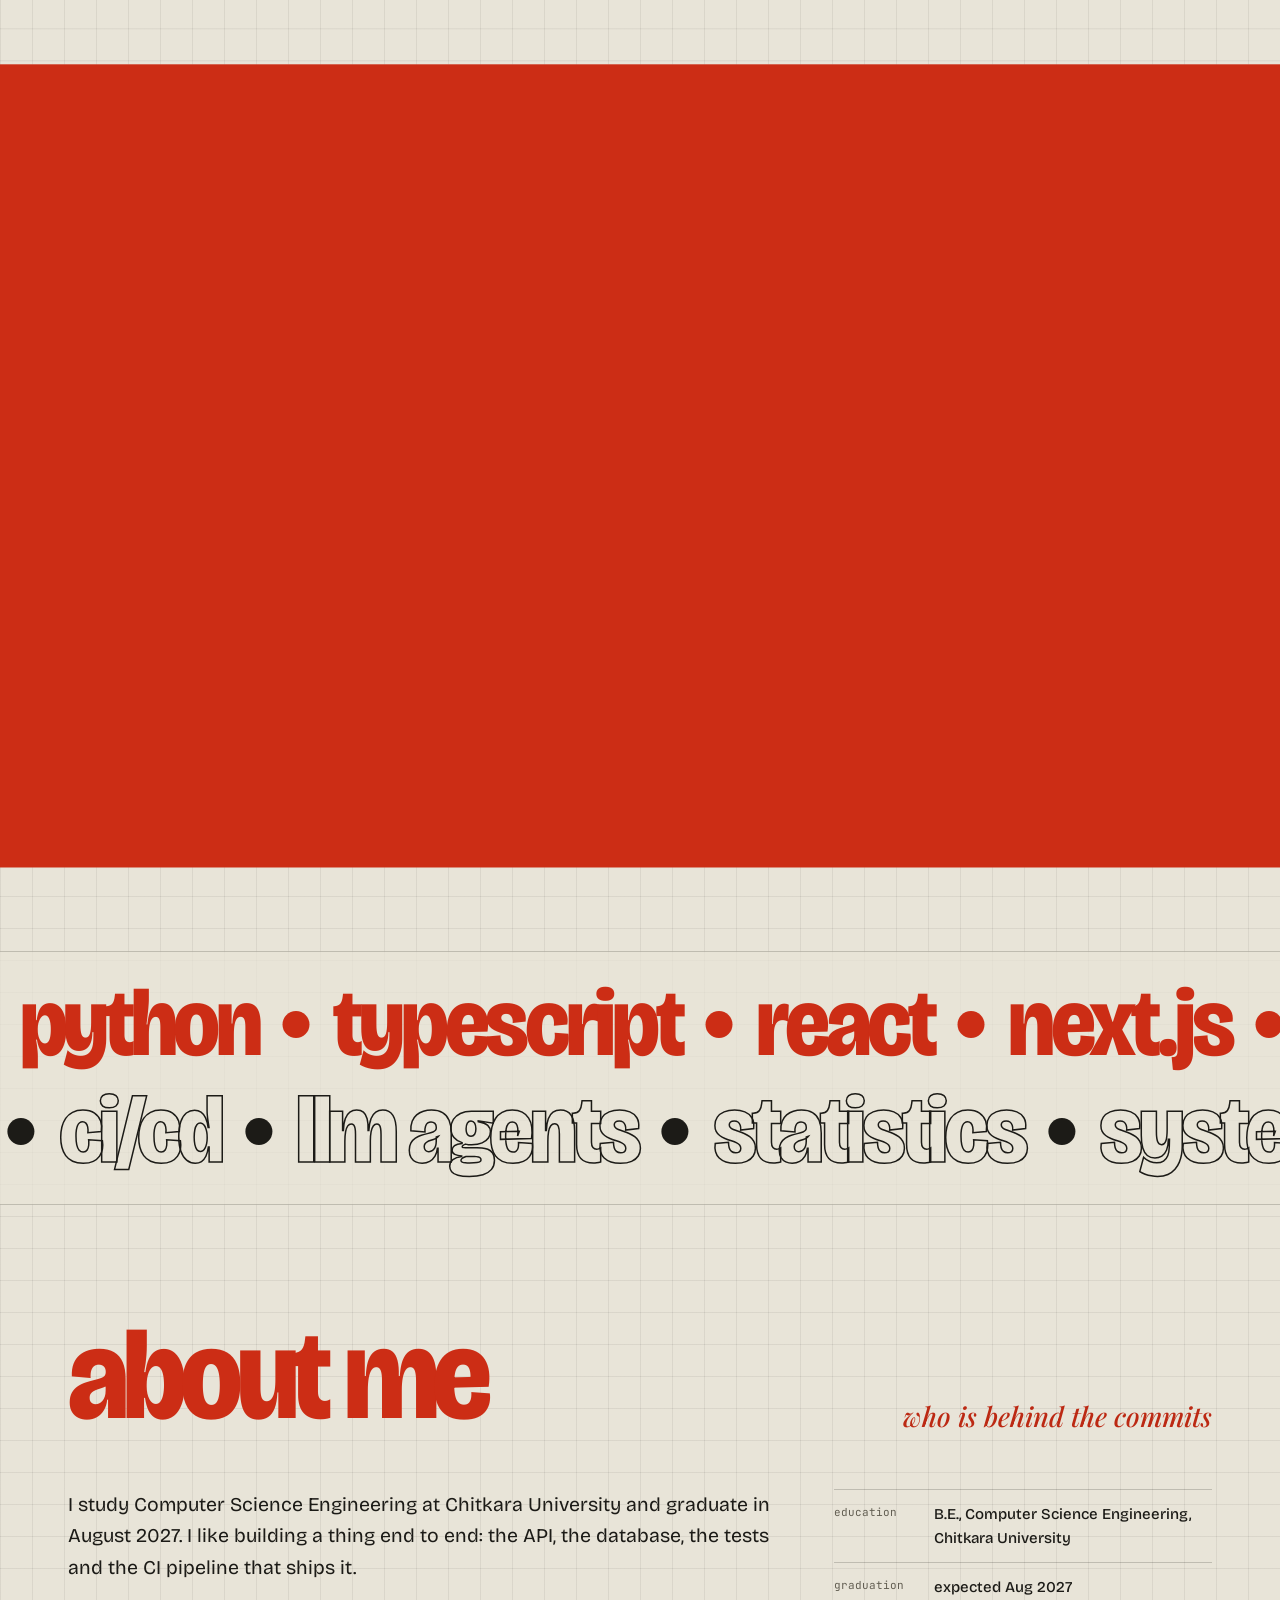
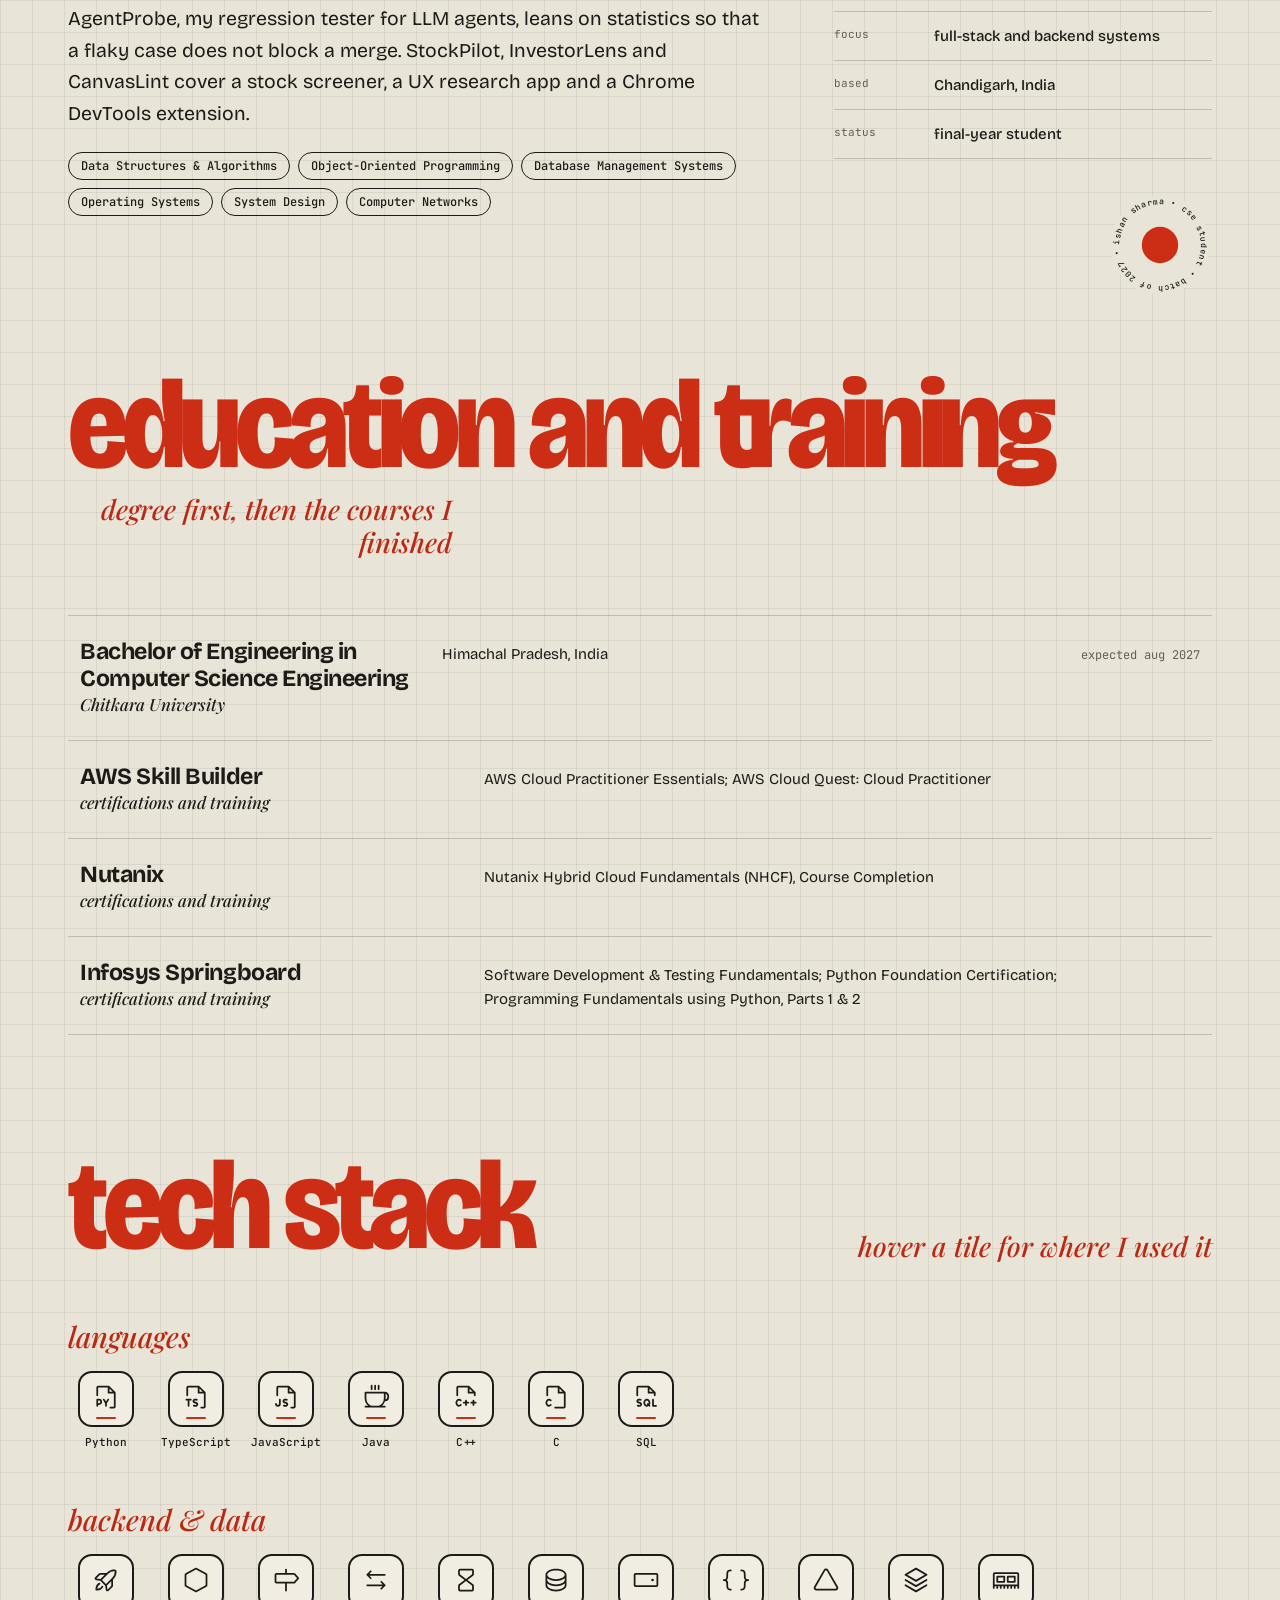
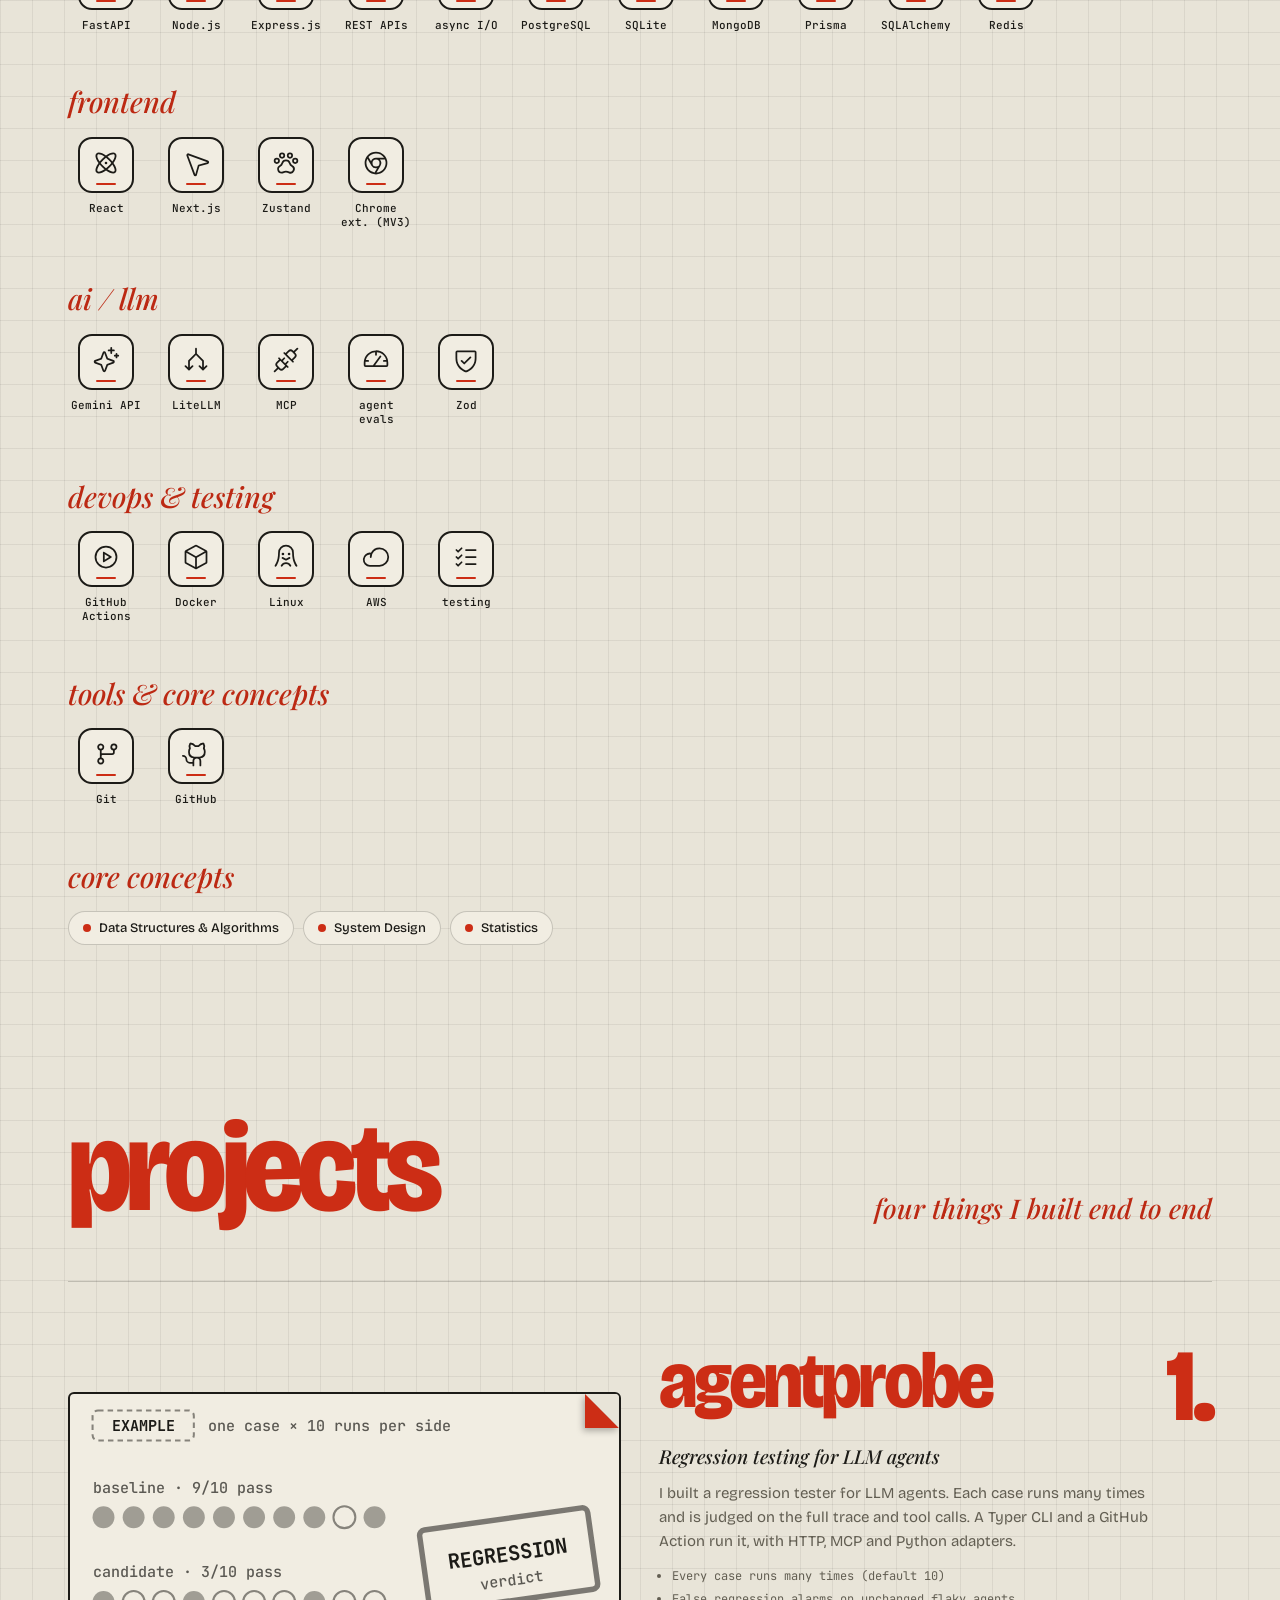
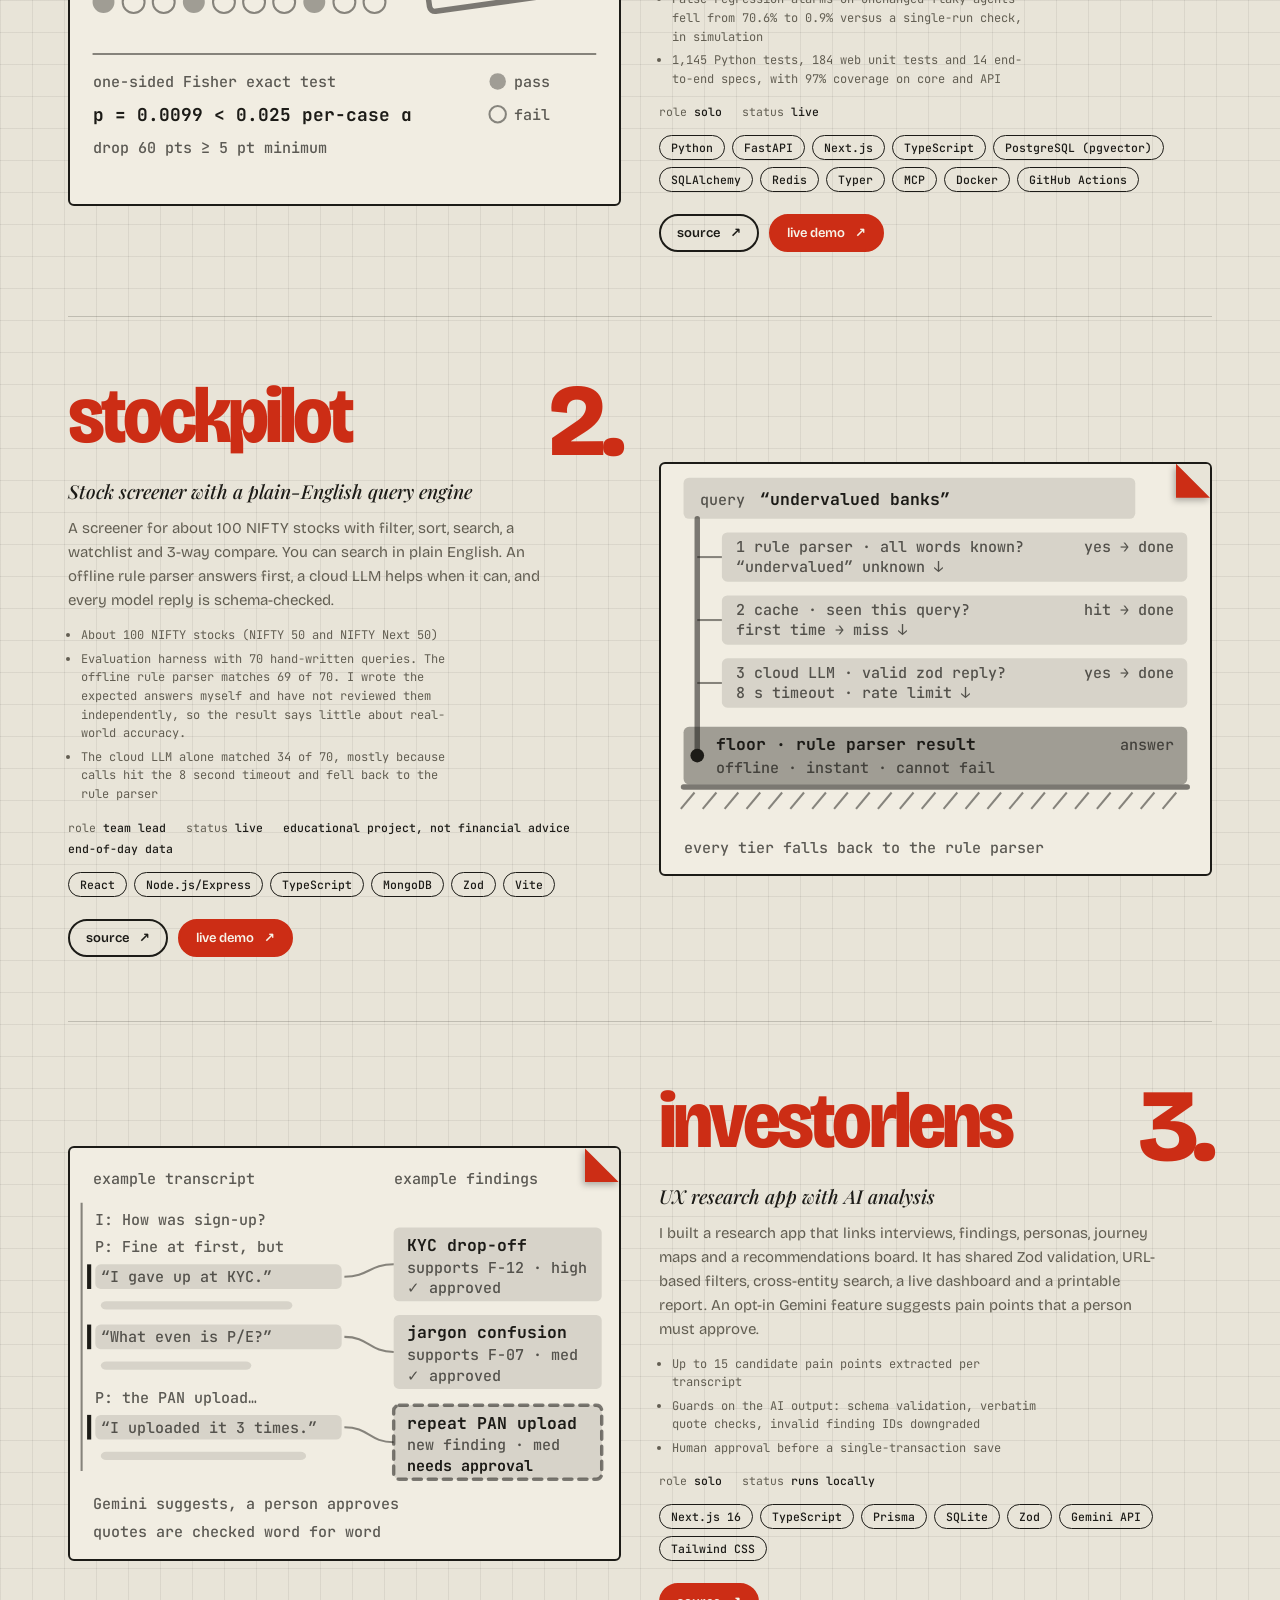
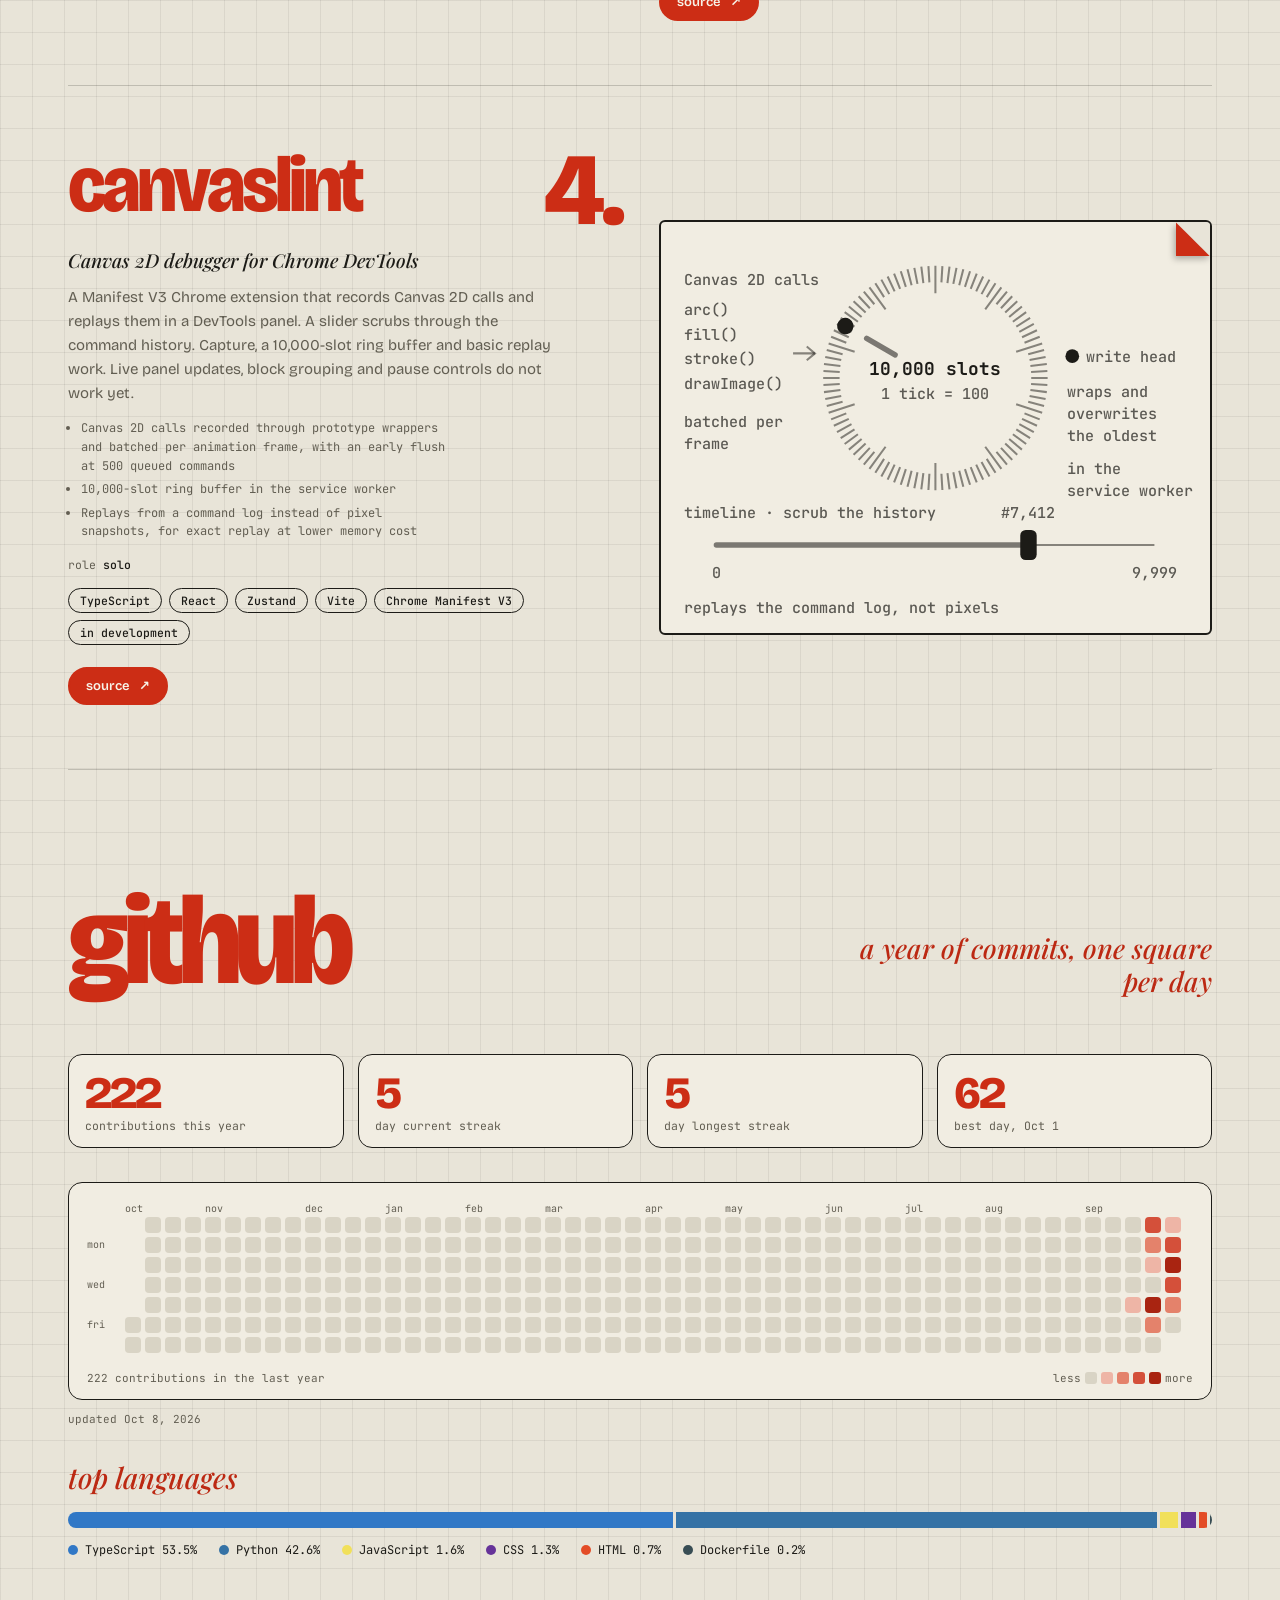
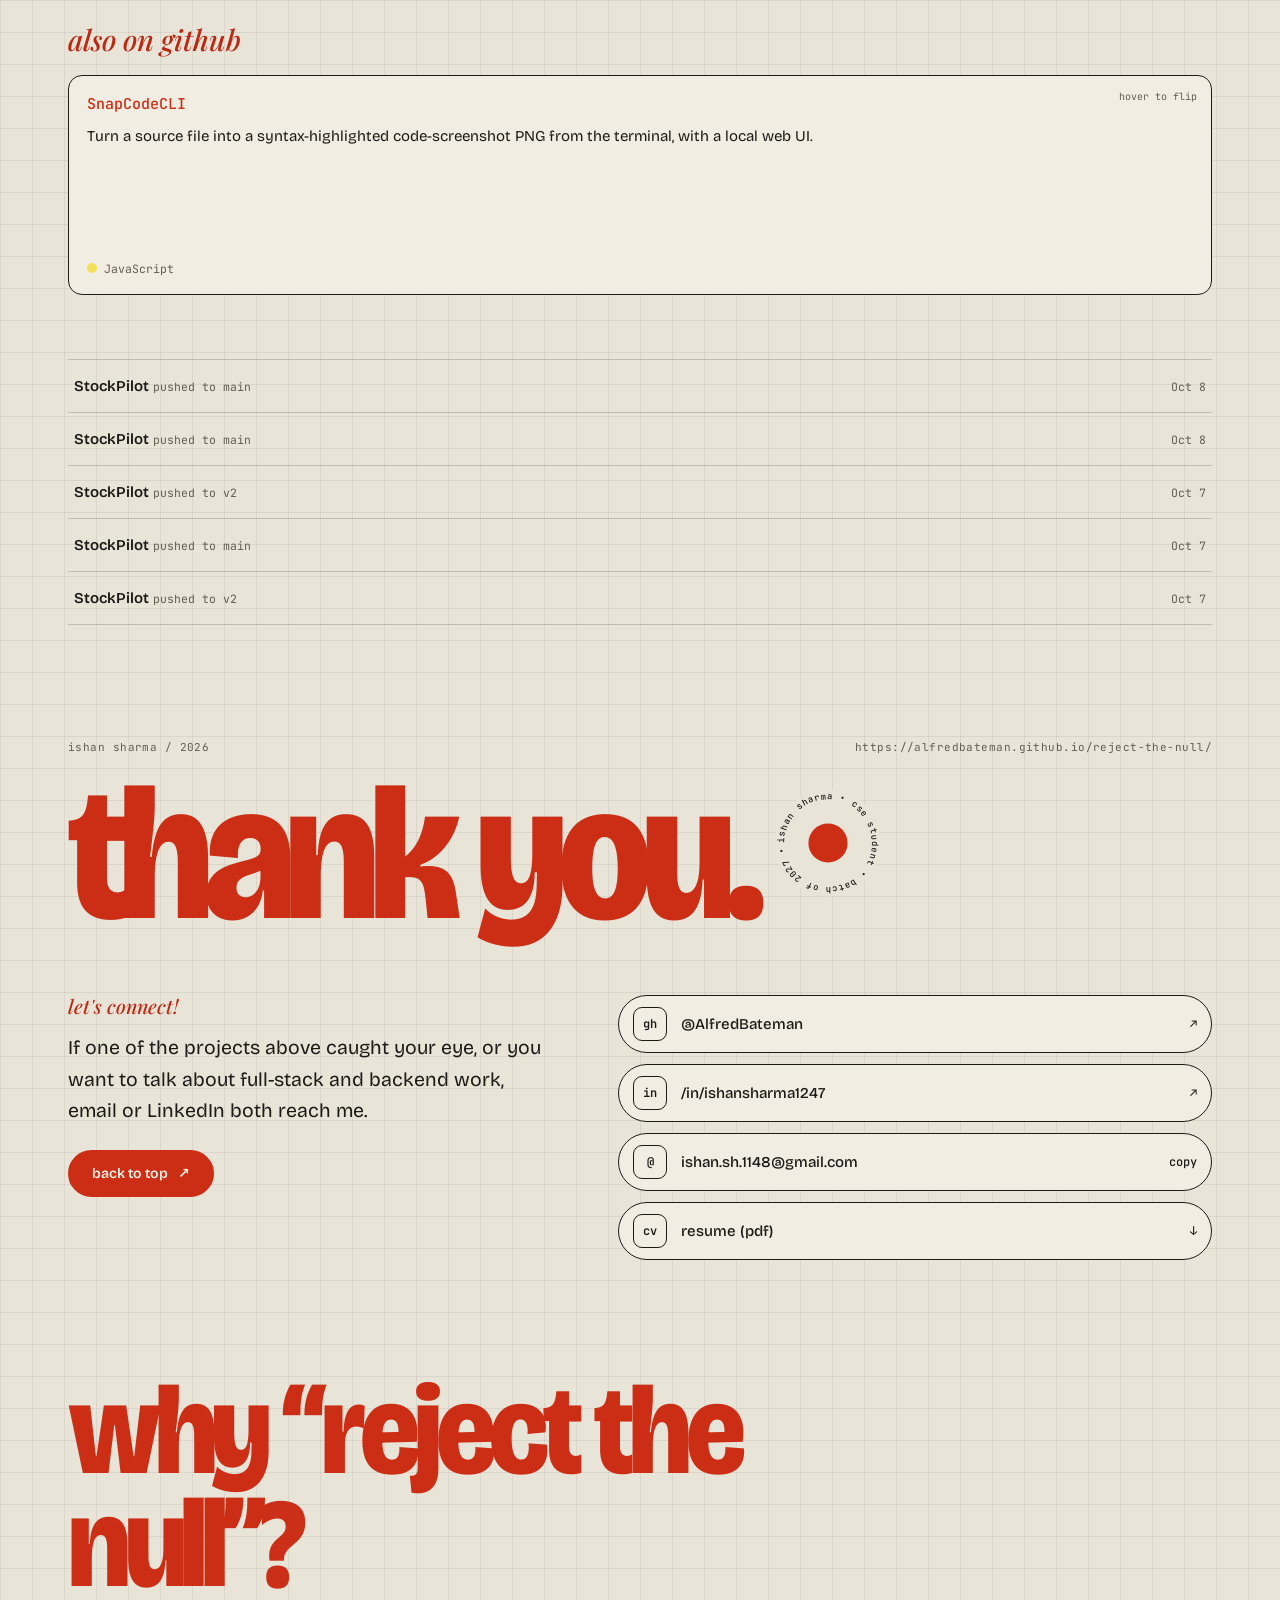
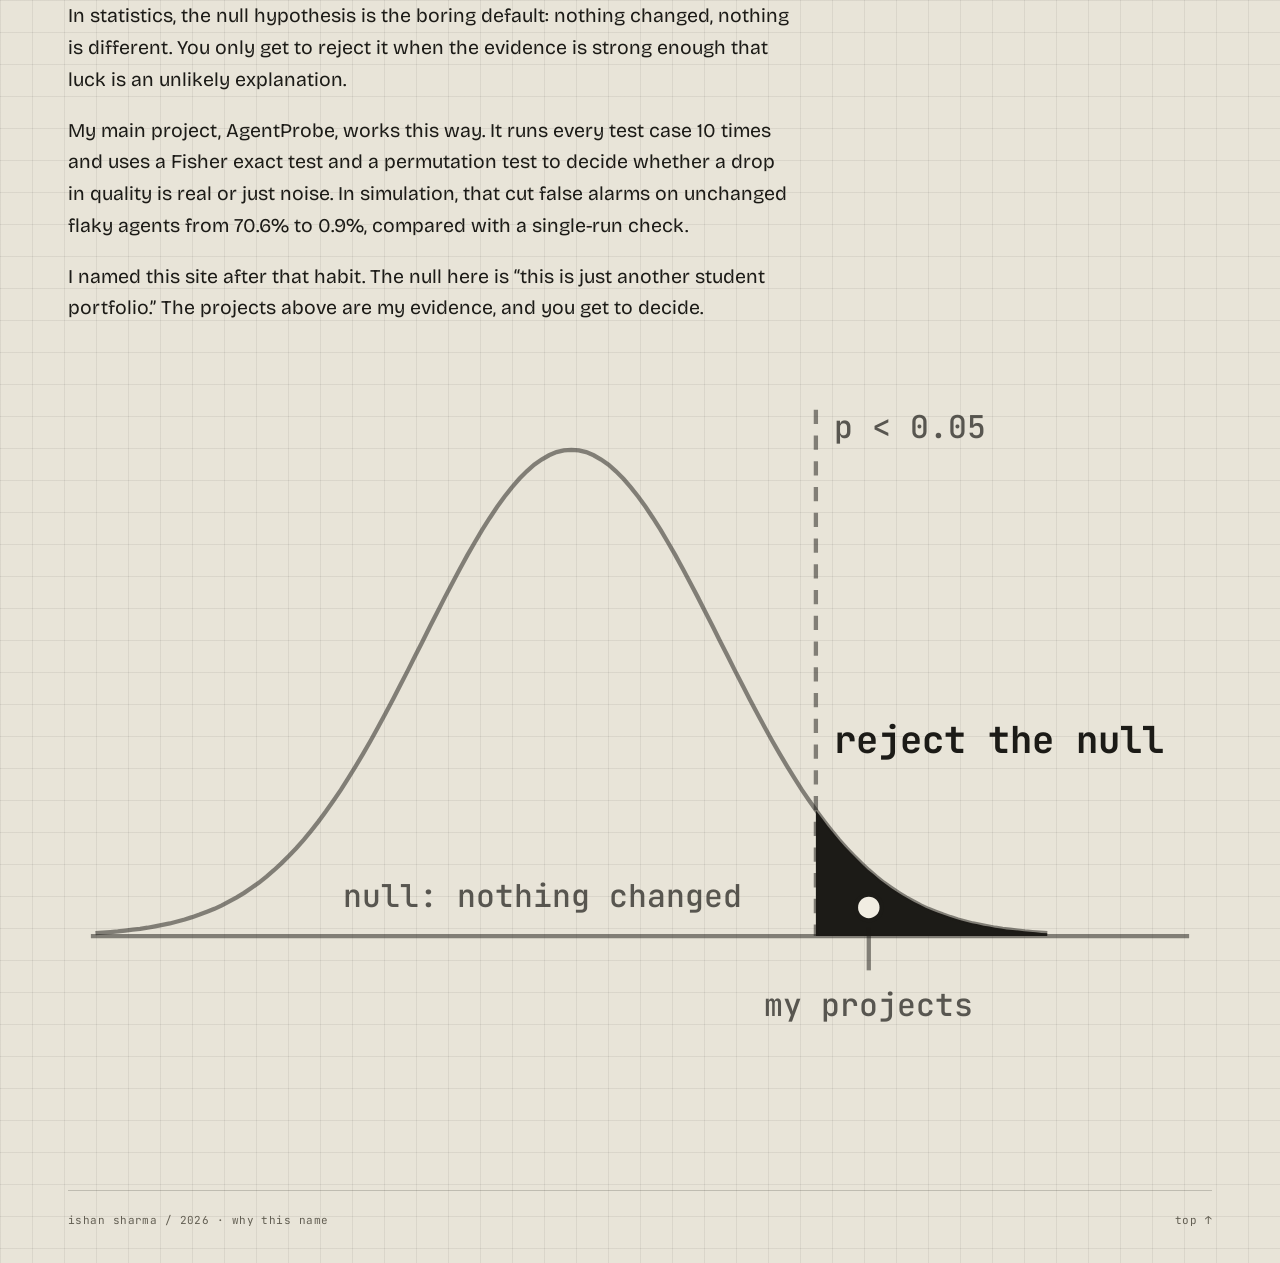
<file: index.html>
<!doctype html>
<html lang="en">
<head>
<meta charset="utf-8">
<meta name="viewport" content="width=device-width,initial-scale=1,viewport-fit=cover">
<title>Reject the Null | Ishan Sharma</title>
<meta name="description" content="Ishan Sharma is a final-year Computer Science student who builds full-stack and backend systems end to end, including AgentProbe, a statistics-based regression tester for LLM agents.">
<link rel="canonical" href="https://alfredbateman.github.io/reject-the-null/">
<meta name="theme-color" content="#E8E4D8" media="(prefers-color-scheme: light)">
<meta name="theme-color" content="#12150E" media="(prefers-color-scheme: dark)">
<link rel="icon" href="assets/favicon.svg" type="image/svg+xml">
<meta property="og:type" content="website">
<meta property="og:site_name" content="Reject the Null">
<meta property="og:title" content="Reject the Null | Ishan Sharma">
<meta property="og:description" content="Ishan Sharma is a final-year Computer Science student who builds full-stack and backend systems end to end, including AgentProbe, a statistics-based regression tester for LLM agents.">
<meta property="og:url" content="https://alfredbateman.github.io/reject-the-null/">
<meta property="og:image" content="https://alfredbateman.github.io/reject-the-null/assets/og.png">
<meta property="og:image:width" content="1200">
<meta property="og:image:height" content="630">
<meta property="og:image:alt" content="Reject the null. Portfolio of Ishan Sharma, CSE student.">
<meta name="twitter:card" content="summary_large_image">
<meta name="twitter:title" content="Reject the Null | Ishan Sharma">
<meta name="twitter:description" content="Ishan Sharma is a final-year Computer Science student who builds full-stack and backend systems end to end, including AgentProbe, a statistics-based regression tester for LLM agents.">
<meta name="twitter:image" content="https://alfredbateman.github.io/reject-the-null/assets/og.png">
<script type="application/ld+json">{"@context":"https://schema.org","@type":"Person","name":"Ishan Sharma","url":"https://alfredbateman.github.io/reject-the-null/","sameAs":["https://github.com/AlfredBateman","https://linkedin.com/in/ishansharma1247"],"affiliation":{"@type":"CollegeOrUniversity","name":"Chitkara University"}}</script>
<link rel="modulepreload" href="js/main.js">
<link rel="modulepreload" href="js/render.js">
<link rel="modulepreload" href="js/content.js">
<link rel="modulepreload" href="js/ui.js">
<link rel="modulepreload" href="js/motion.js">
<link rel="modulepreload" href="js/intro.js">
<link rel="modulepreload" href="js/diagrams.js">
<link rel="modulepreload" href="js/github.js">
<link rel="preload" as="fetch" href="data/github.json" crossorigin>
<link rel="preconnect" href="https://fonts.googleapis.com">
<link rel="preconnect" href="https://fonts.gstatic.com" crossorigin>
<link rel="preload" as="style" href="https://fonts.googleapis.com/css2?family=Bricolage+Grotesque:opsz,wdth,wght@12..96,75..100,200..800&family=JetBrains+Mono:wght@400;500&family=Playfair+Display:ital,wght@1,500;1,700&display=swap" onload="this.onload=null;this.rel='stylesheet'">
<noscript><link rel="stylesheet" href="https://fonts.googleapis.com/css2?family=Bricolage+Grotesque:opsz,wdth,wght@12..96,75..100,200..800&family=JetBrains+Mono:wght@400;500&family=Playfair+Display:ital,wght@1,500;1,700&display=swap"></noscript>
<link rel="stylesheet" href="css/tokens.css">
<link rel="stylesheet" href="css/base.css">
<link rel="stylesheet" href="css/sections.css">
<link rel="stylesheet" href="css/intro.css">
<noscript><link rel="stylesheet" href="css/noscript.css"></noscript>
</head>
<body>
<svg width="0" height="0" style="position:absolute" aria-hidden="true"><defs><path id="circ" d="M60,60 m-47,0 a47,47 0 1,1 94,0 a47,47 0 1,1 -94,0"/></defs></svg>

<div id="intro" role="presentation">
  <div class="i-red"></div>
  <div class="i-paper">
    <div class="meta i-top"><span class="pre">ishan sharma / 2026</span><span class="pre">https://alfredbateman.github.io/reject-the-null/</span><span class="pre">loading portfolio</span></div>
    <div class="i-center">
      <p class="i-script pre">ishan sharma presents</p>
      <div class="i-word" data-split>null</div>
      <svg class="i-badge badge pre" data-badge viewBox="0 0 120 120" aria-hidden="true"></svg>
    </div>
    <div class="i-bottom">
      <div class="i-count"><span id="cnt">000</span><small>%</small></div>
      <div class="i-bar"><i></i></div>
      <button class="skip pre" id="skip" type="button">skip intro</button>
    </div>
  </div>
</div>

<div id="cursor" aria-hidden="true"></div>
<div class="tt" id="tt" aria-hidden="true"></div>

<nav class="nav" aria-label="Main">
  <div class="nav-in">
    <a class="logo" href="#top" data-magnet><i></i><span>ishan sharma</span></a>
    <div class="links">
      <a href="#about">about</a><a href="#stack">stack</a><a href="#projects">projects</a><a href="#github">github</a><a href="#contact">contact</a>
    </div>
    <button class="nbtn" id="theme" type="button" aria-label="Toggle light and dark theme"><span class="half"></span><span class="t" id="themeLabel">dark</span></button>
    <button class="nbtn" id="replay" type="button" aria-label="Replay intro animation">&#8634; <span class="t">replay intro</span></button>
  </div>
  <div class="progress" id="progress"></div>
</nav>

<main>
<header class="hero wrap" id="top">
  <div class="meta" data-hero><span>ishan sharma<br>2026</span><span>https://alfredbateman.github.io/reject-the-null/</span><span>b.e. cse<br>final year</span></div>
  <div class="hero-head">
    <p class="script" data-hero>reject the</p>
    <div class="title-wrap">
      <h1 class="mega react" data-split>null.</h1>
      <span class="stamp">cse student</span>
    </div>
  </div>
  <div class="hero-grid">
    <div>
      <p class="lede" data-hero>I'm a final-year Computer Science student. I build and ship full-stack and backend systems end to end, from APIs and databases to test suites and CI/CD. My projects include a statistics-based regression tester for LLM agents and an AI-assisted research app.</p>
      <div class="cta" data-hero>
        <a class="btn solid" href="#projects" data-magnet>see projects <span class="arr">&#8599;</span></a>
        <a class="btn dl" href="assets/Ishan-Sharma-Resume.pdf" download="Ishan-Sharma-Resume.pdf" type="application/pdf" data-magnet>resume<span class="sr"> (PDF)</span> <span class="arr" aria-hidden="true">&#8595;</span></a>
        <a class="btn" href="#github" data-magnet>github repos <span class="arr">&#8599;</span></a>
      </div>
      <dl class="hstats" data-hero>
        <div><dt>Python tests behind AgentProbe</dt><dd>1,145</dd></div>
        <div><dt>false regression alarms on unchanged flaky agents, in simulation</dt><dd>70.6% &rarr; 0.9%</dd></div>
        <div><dt>test coverage on AgentProbe core and API</dt><dd>97%</dd></div>
      </dl>
    </div>
    <aside class="idcard" data-hero aria-label="Profile card">
      <div class="strap"></div>
      <div class="card">
        <div class="ht"><b>is</b></div>
        <p class="card-hi">Hi! It's Ishan here</p>
        <p class="card-role">(cse student)</p>
        <p class="card-h">@AlfredBateman &middot; batch of 2027</p>
      </div>
      <svg class="burst" viewBox="0 0 100 100" aria-hidden="true"><g><polygon id="star" points=""/></g><text x="50" y="56">hi!</text></svg>
      <svg class="badge" data-badge viewBox="0 0 120 120" aria-hidden="true" style="position:absolute;right:-14px;top:96px;width:88px;z-index:3"></svg>
    </aside>
  </div>
</header>

<div class="mq" aria-label="Skills ticker">
  <div class="mq-row mq-a"><div class="mq-track"><div class="mq-set" id="mqa"></div></div></div>
  <div class="mq-row mq-b"><div class="mq-track"><div class="mq-set" id="mqb"></div></div></div>
</div>

<section class="sec wrap" id="about">
  <div class="shead">
    <h2 class="title react" data-split data-reveal>about me</h2>
    <p class="script">who is behind the commits</p>
  </div>
  <div class="about-grid">
    <div class="about-txt">
      <p data-reveal>I study Computer Science Engineering at Chitkara University and graduate in August 2027. I like building a thing end to end: the API, the database, the tests and the CI pipeline that ships it.</p>
      <p data-reveal>AgentProbe, my regression tester for LLM agents, leans on statistics so that a flaky case does not block a merge. StockPilot, InvestorLens and CanvasLint cover a stock screener, a UX research app and a Chrome DevTools extension.</p>
      <div class="chips" data-reveal="stagger" id="chips"></div>
    </div>
    <div>
      <dl class="facts" data-reveal>
        <div><dt>education</dt><dd>B.E., Computer Science Engineering, Chitkara University</dd></div>
        <div><dt>graduation</dt><dd>expected Aug 2027</dd></div>
        <div><dt>focus</dt><dd>full-stack and backend systems</dd></div>
        <div><dt>based</dt><dd>Chandigarh, India</dd></div>
        <div><dt>status</dt><dd>final-year student</dd></div>
      </dl>
      <svg class="badge about-badge" data-badge viewBox="0 0 120 120" aria-hidden="true"></svg>
    </div>
  </div>
  <div class="shead" style="margin-top:clamp(36px,6vw,72px)">
    <h2 class="title react" data-split data-reveal>education and training</h2>
    <p class="script">degree first, then the courses I finished</p>
  </div>
  <div class="xp" id="xp" style="margin-top:0"></div>
</section>

<section class="sec wrap" id="stack" style="padding-top:0">
  <div class="shead">
    <h2 class="title react" data-split data-reveal>tech stack</h2>
    <p class="script">hover a tile for where I used it</p>
  </div>
  <div id="stackbox"></div>
  <div class="group"><h3 class="sub">core concepts</h3><div class="pills" data-reveal="stagger" id="pills"></div></div>
</section>

<section class="sec wrap" id="projects" style="padding-top:0">
  <div class="shead">
    <h2 class="title react" data-split data-reveal>projects</h2>
    <p class="script">four things I built end to end</p>
  </div>

  <article class="project">
    <div class="shotwrap" data-reveal>
      <div class="shot lit" data-cursor="view"><svg id="art1" viewBox="0 0 400 300" role="img" aria-label="AgentProbe"><text class="pn" x="200" y="158">AgentProbe</text></svg><div class="glare"></div><span class="peel"></span></div>
    </div>
    <div class="info">
      <div class="ptop"><h3 class="pname react" data-split data-reveal>agentprobe</h3><span class="num">1.</span></div>
      <p class="pline" data-reveal>Regression testing for LLM agents</p>
      <p class="pdesc" data-reveal>I built a regression tester for LLM agents. Each case runs many times and is judged on the full trace and tool calls. A Typer CLI and a GitHub Action run it, with HTTP, MCP and Python adapters.</p>
      <ul class="pmetrics" data-reveal><li>Every case runs many times (default 10)</li><li>False regression alarms on unchanged flaky agents fell from 70.6% to 0.9% versus a single-run check, in simulation</li><li>1,145 Python tests, 184 web unit tests and 14 end-to-end specs, with 97% coverage on core and API</li></ul>
      <div class="pmeta" data-reveal><span>role <b>solo</b></span><span>status <b>live</b></span></div>
      <div class="tags" data-reveal><span class="tag">Python</span><span class="tag">FastAPI</span><span class="tag">Next.js</span><span class="tag">TypeScript</span><span class="tag">PostgreSQL (pgvector)</span><span class="tag">SQLAlchemy</span><span class="tag">Redis</span><span class="tag">Typer</span><span class="tag">MCP</span><span class="tag">Docker</span><span class="tag">GitHub Actions</span></div>
      <div class="plinks" data-reveal><a class="btn sm" href="https://github.com/AlfredBateman/AgentProbe" target="_blank" rel="noopener" data-magnet>source <span class="arr">&#8599;</span></a><a class="btn sm solid" href="https://agent-probe-umber.vercel.app" target="_blank" rel="noopener" data-magnet>live demo <span class="arr">&#8599;</span></a></div>
    </div>
  </article>

  <article class="project alt">
    <div class="shotwrap" data-reveal>
      <div class="shot lit" data-cursor="view"><svg id="art2" viewBox="0 0 400 300" role="img" aria-label="StockPilot"><text class="pn" x="200" y="158">StockPilot</text></svg><div class="glare"></div><span class="peel"></span></div>
    </div>
    <div class="info">
      <div class="ptop"><h3 class="pname react" data-split data-reveal>stockpilot</h3><span class="num">2.</span></div>
      <p class="pline" data-reveal>Stock screener with a plain-English query engine</p>
      <p class="pdesc" data-reveal>A screener for about 100 NIFTY stocks with filter, sort, search, a watchlist and 3-way compare. You can search in plain English. An offline rule parser answers first, a cloud LLM helps when it can, and every model reply is schema-checked.</p>
      <ul class="pmetrics" data-reveal><li>About 100 NIFTY stocks (NIFTY 50 and NIFTY Next 50)</li><li>Evaluation harness with 70 hand-written queries. The offline rule parser matches 69 of 70. I wrote the expected answers myself and have not reviewed them independently, so the result says little about real-world accuracy.</li><li>The cloud LLM alone matched 34 of 70, mostly because calls hit the 8 second timeout and fell back to the rule parser</li></ul>
      <div class="pmeta" data-reveal><span>role <b>team lead</b></span><span>status <b>live</b></span><span><b>educational project, not financial advice</b></span><span><b>end-of-day data</b></span></div>
      <div class="tags" data-reveal><span class="tag">React</span><span class="tag">Node.js/Express</span><span class="tag">TypeScript</span><span class="tag">MongoDB</span><span class="tag">Zod</span><span class="tag">Vite</span></div>
      <div class="plinks" data-reveal><a class="btn sm" href="https://github.com/AlfredBateman/StockPilot" target="_blank" rel="noopener" data-magnet>source <span class="arr">&#8599;</span></a><a class="btn sm solid" href="https://stockpilot-hw7d.onrender.com/" target="_blank" rel="noopener" data-magnet>live demo <span class="arr">&#8599;</span></a></div>
    </div>
  </article>

  <article class="project">
    <div class="shotwrap" data-reveal>
      <div class="shot lit" data-cursor="view"><svg id="art3" viewBox="0 0 400 300" role="img" aria-label="InvestorLens"><text class="pn" x="200" y="158">InvestorLens</text></svg><div class="glare"></div><span class="peel"></span></div>
    </div>
    <div class="info">
      <div class="ptop"><h3 class="pname react" data-split data-reveal>investorlens</h3><span class="num">3.</span></div>
      <p class="pline" data-reveal>UX research app with AI analysis</p>
      <p class="pdesc" data-reveal>I built a research app that links interviews, findings, personas, journey maps and a recommendations board. It has shared Zod validation, URL-based filters, cross-entity search, a live dashboard and a printable report. An opt-in Gemini feature suggests pain points that a person must approve.</p>
      <ul class="pmetrics" data-reveal><li>Up to 15 candidate pain points extracted per transcript</li><li>Guards on the AI output: schema validation, verbatim quote checks, invalid finding IDs downgraded</li><li>Human approval before a single-transaction save</li></ul>
      <div class="pmeta" data-reveal><span>role <b>solo</b></span><span>status <b>runs locally</b></span></div>
      <div class="tags" data-reveal><span class="tag">Next.js 16</span><span class="tag">TypeScript</span><span class="tag">Prisma</span><span class="tag">SQLite</span><span class="tag">Zod</span><span class="tag">Gemini API</span><span class="tag">Tailwind CSS</span></div>
      <div class="plinks" data-reveal><a class="btn sm solid" href="https://github.com/AlfredBateman/investorlens" target="_blank" rel="noopener" data-magnet>source <span class="arr">&#8599;</span></a></div>
    </div>
  </article>

  <article class="project alt" style="border-bottom:1px solid var(--line)">
    <div class="shotwrap" data-reveal>
      <div class="shot lit" data-cursor="view"><svg id="art4" viewBox="0 0 400 300" role="img" aria-label="CanvasLint"><text class="pn" x="200" y="158">CanvasLint</text></svg><div class="glare"></div><span class="peel"></span></div>
    </div>
    <div class="info">
      <div class="ptop"><h3 class="pname react" data-split data-reveal>canvaslint</h3><span class="num">4.</span></div>
      <p class="pline" data-reveal>Canvas 2D debugger for Chrome DevTools</p>
      <p class="pdesc" data-reveal>A Manifest V3 Chrome extension that records Canvas 2D calls and replays them in a DevTools panel. A slider scrubs through the command history. Capture, a 10,000-slot ring buffer and basic replay work. Live panel updates, block grouping and pause controls do not work yet.</p>
      <ul class="pmetrics" data-reveal><li>Canvas 2D calls recorded through prototype wrappers and batched per animation frame, with an early flush at 500 queued commands</li><li>10,000-slot ring buffer in the service worker</li><li>Replays from a command log instead of pixel snapshots, for exact replay at lower memory cost</li></ul>
      <div class="pmeta" data-reveal><span>role <b>solo</b></span></div>
      <div class="tags" data-reveal><span class="tag">TypeScript</span><span class="tag">React</span><span class="tag">Zustand</span><span class="tag">Vite</span><span class="tag">Chrome Manifest V3</span><span class="tag">in development</span></div>
      <div class="plinks" data-reveal><a class="btn sm solid" href="https://github.com/AlfredBateman/CanvasLint" target="_blank" rel="noopener" data-magnet>source <span class="arr">&#8599;</span></a></div>
    </div>
  </article>
</section>

<section class="sec wrap" id="github" style="padding-top:0">
  <div class="shead">
    <h2 class="title react" data-split data-reveal>github</h2>
    <p class="script">a year of commits, one square per day</p>
  </div>
  <div id="gh">
    <div class="gstats" id="gstats"></div>
    <div class="hm-box" data-reveal>
      <div class="hm-scroll" tabindex="0" role="region" aria-label="Contribution graph, scrollable">
        <div class="hm" id="hm" role="img" aria-label="Contribution graph for the last year">
          <div class="months" id="months"></div>
          <div class="days"><span></span><span>mon</span><span></span><span>wed</span><span></span><span>fri</span><span></span></div>
          <div class="cells" id="cells"></div>
        </div>
      </div>
      <div class="hm-foot">
        <span id="hmtotal"></span>
        <span class="legend">less <i style="background:var(--h0)"></i><i style="background:var(--h1)"></i><i style="background:var(--h2)"></i><i style="background:var(--h3)"></i><i style="background:var(--h4)"></i> more</span>
      </div>
    </div>
    <p class="note" id="hmupdated"></p>
    <div class="langs" data-reveal>
      <h3 class="sub">top languages</h3>
      <div class="langbar" id="langbar"></div>
      <div class="llist" id="llist"></div>
    </div>
    <div id="also">
      <h3 class="sub">also on github</h3>
      <div class="repos" id="repos" data-reveal="stagger"></div>
    </div>
    <div class="act" id="act" data-reveal="stagger"></div>
  </div>
</section>

<section class="sec wrap" id="contact" style="padding-top:0">
  <div class="meta" style="margin-bottom:18px"><span>ishan sharma / 2026</span><a href="https://alfredbateman.github.io/reject-the-null/">https://alfredbateman.github.io/reject-the-null/</a></div>
  <div class="thanks-wrap">
    <h2 class="thanks react" data-split data-reveal>thank you.</h2>
    <svg class="badge contact-badge" data-badge viewBox="0 0 120 120" aria-hidden="true"></svg>
  </div>
  <div class="contact-grid">
    <div>
      <p class="script" style="margin-bottom:14px">let's connect!</p>
      <p data-reveal>If one of the projects above caught your eye, or you want to talk about full-stack and backend work, email or LinkedIn both reach me.</p>
      <div class="cta" style="margin-top:24px"><a class="btn solid" href="#top" data-magnet>back to top <span class="arr">&#8599;</span></a></div>
    </div>
    <div class="connect" id="connect" data-reveal="stagger"></div>
  </div>
</section>

<section class="sec wrap" id="why" style="padding-top:0">
  <div class="why-grid">
    <div class="about-txt">
      <h2 class="title react why-t" data-split data-reveal>why &ldquo;reject the null&rdquo;?</h2>
      <p data-reveal>In statistics, the null hypothesis is the boring default: nothing changed, nothing is different. You only get to reject it when the evidence is strong enough that luck is an unlikely explanation.</p>
      <p data-reveal>My main project, AgentProbe, works this way. It runs every test case 10 times and uses a Fisher exact test and a permutation test to decide whether a drop in quality is real or just noise. In simulation, that cut false alarms on unchanged flaky agents from 70.6% to 0.9%, compared with a single-run check.</p>
      <p data-reveal>I named this site after that habit. The null here is &ldquo;this is just another student portfolio.&rdquo; The projects above are my evidence, and you get to decide.</p>
    </div>
    <svg class="why-d" id="whyd" viewBox="0 0 400 260" role="img" aria-label="A bell curve with the far right tail shaded, marking the region where the null hypothesis is rejected"></svg>
  </div>
</section>
</main>

<footer class="foot wrap">
  <div class="meta"><span>ishan sharma / 2026 &middot; <a href="#why">why this name</a></span><a href="#top">top &#8593;</a></div>
</footer>

<script defer src="assets/vendor/anime.min.js"></script>
<script type="module" src="js/main.js"></script>
</body>
</html>
</file>
<file: css/tokens.css>
/* Layout: a slide deck scrolled vertically. Beige grid paper, giant lowercase red titles, tiny mono meta in the corners,
   one recurring mark (the red dot badge). Photos in the references become halftone and SVG diagrams. */
:root{
  --paper:#E8E4D8; --paper2:#DDD8C9; --card:#F1EDE2; --ink:#1C1B17; --muted:#625E52;
  --red:#CC2D15; --red-text:#BC2913; --onred:#F7F3E8; --line:rgba(28,27,23,.2); --grid:rgba(28,27,23,.07);
  --h0:#D9D4C5; --h1:#EEB5A6; --h2:#E4826B; --h3:#D4503A; --h4:#A92411;
  --display:'Bricolage Grotesque',system-ui,-apple-system,'Segoe UI',sans-serif;
  --serif:'Playfair Display',Georgia,'Times New Roman',serif;
  --mono:'JetBrains Mono',ui-monospace,SFMono-Regular,Menlo,monospace;
  --gut:clamp(16px,4vw,48px);
}
@media (prefers-color-scheme:dark){:root:not([data-theme="light"]){
  --paper:#12150E; --paper2:#1A1F14; --card:#1A1F14; --ink:#EDE9DC; --muted:#A3A092;
  --red:#FF5C3D; --red-text:#FF5C3D; --onred:#12150E; --line:rgba(237,233,220,.22); --grid:rgba(237,233,220,.05);
  --h0:#222819; --h1:#5B2B20; --h2:#8F3A2A; --h3:#D24B33; --h4:#FF6F52; color-scheme:dark}}
:root[data-theme="dark"]{
  --paper:#12150E; --paper2:#1A1F14; --card:#1A1F14; --ink:#EDE9DC; --muted:#A3A092;
  --red:#FF5C3D; --red-text:#FF5C3D; --onred:#12150E; --line:rgba(237,233,220,.22); --grid:rgba(237,233,220,.05);
  --h0:#222819; --h1:#5B2B20; --h2:#8F3A2A; --h3:#D24B33; --h4:#FF6F52; color-scheme:dark}
</file>
<file: css/base.css>
[hidden]{display:none!important}

*{box-sizing:border-box}
html{scroll-behavior:smooth;-webkit-text-size-adjust:100%;text-size-adjust:100%;-webkit-tap-highlight-color:rgba(204,45,21,.18)}
html.lock{overflow:hidden}
body{margin:0;background-color:var(--paper);color:var(--ink);font:400 15px/1.6 var(--display);
  background-image:linear-gradient(var(--grid) 1px,transparent 1px),linear-gradient(90deg,var(--grid) 1px,transparent 1px);
  background-size:32px 32px;overflow-x:clip;-webkit-font-smoothing:antialiased}
a{color:inherit;text-decoration:none}
button{font:inherit;color:inherit;background:none;border:0;padding:0;cursor:pointer}
p{margin:0}
:focus-visible{outline:3px solid var(--red);outline-offset:3px}
.links a:focus-visible{outline-offset:-3px}
::selection{background:var(--red);color:var(--onred)}
section,.hero{scroll-margin-top:64px}
.wrap{max-width:1240px;margin:0 auto;padding-left:max(var(--gut),env(safe-area-inset-left,0px));padding-right:max(var(--gut),env(safe-area-inset-right,0px))}
.sec{padding-block:clamp(56px,9vw,120px)}
.mono{font-family:var(--mono)}

/* type */
.meta{display:flex;justify-content:space-between;gap:8px 24px;flex-wrap:wrap;font:400 11px/1.45 var(--mono);letter-spacing:.04em;color:var(--muted)}
.script{font:italic 500 clamp(1.15rem,2.3vw,1.7rem)/1.2 var(--serif);color:var(--red-text)}
.title,.mega{font-family:var(--display);font-weight:800;font-stretch:88%;letter-spacing:-.05em;color:var(--red);margin:0;text-transform:lowercase}
.title{font-size:clamp(3rem,10vw,8rem);line-height:.88}
.mega{font-size:clamp(3.4rem,15.5vw,13.5rem);line-height:.86}
.word{display:inline-block;white-space:nowrap}
.ch{display:inline-block;transition:color .25s}
.ch.hot{color:var(--ink)}
.sub{font:italic 500 clamp(1.3rem,2.4vw,1.8rem)/1.2 var(--serif);color:var(--red-text);margin:0 0 18px}
.shead{display:flex;align-items:flex-end;justify-content:space-between;gap:12px 32px;flex-wrap:wrap;margin-bottom:clamp(28px,5vw,56px)}
.shead .script{max-width:24ch;text-align:right}
@media(max-width:820px){.shead .script{max-width:none;text-align:left}}
main{overflow-x:clip}

/* nav */
.nav{position:sticky;top:0;padding-top:env(safe-area-inset-top,0px);z-index:50;background:color-mix(in srgb,var(--paper) 88%,transparent);
  -webkit-backdrop-filter:blur(10px);backdrop-filter:blur(10px);border-bottom:1px solid var(--line)}
.nav-in{max-width:1240px;margin:0 auto;padding:8px max(var(--gut),env(safe-area-inset-right,0px)) 8px max(var(--gut),env(safe-area-inset-left,0px));display:flex;align-items:center;gap:12px}
.logo{display:flex;align-items:center;gap:9px;font:800 1.15rem var(--display);letter-spacing:-.04em;text-transform:lowercase;flex:none}
.logo i{width:16px;height:16px;border-radius:50%;background:var(--red);transition:transform .4s cubic-bezier(.3,1.6,.5,1)}
@media(hover:hover) and (pointer:fine){.logo:hover i{transform:scale(1.6)}}
.links{display:flex;gap:2px;margin-left:auto;overflow-x:auto;overscroll-behavior-x:contain;scrollbar-width:none;min-width:0}
.links::-webkit-scrollbar{display:none}
.links a{position:relative;padding:7px 11px;font:500 12.5px var(--mono);border-radius:99px;overflow:hidden;isolation:isolate;transition:color .25s;white-space:nowrap}
.links a::before{content:"";position:absolute;inset:0;background:var(--red);transform:translateY(101%);transition:transform .35s cubic-bezier(.7,0,.2,1);z-index:-1}
@media(hover:hover) and (pointer:fine){
  .links a:hover{color:var(--onred)}
  .links a:hover::before{transform:none}
}
.nbtn{flex:none;display:inline-flex;align-items:center;gap:7px;padding:6px 11px;border:1.5px solid var(--ink);border-radius:99px;font:500 12px var(--mono);transition:background .25s,color .25s,border-color .25s}
@media(hover:hover) and (pointer:fine){.nbtn:hover{background:var(--ink);color:var(--paper)}}
.nbtn .half{width:11px;height:11px;border-radius:50%;border:1.5px solid currentColor;background:linear-gradient(90deg,currentColor 50%,transparent 50%)}
.progress{position:absolute;left:0;bottom:-1px;height:2px;width:100%;background:var(--red);transform-origin:0 50%;transform:scaleX(0)}
@media(max-width:700px),(pointer:coarse) and (max-height:500px){#replay .t{display:none}}
@media(max-width:520px){.logo,#themeLabel{display:none}.nav-in{gap:6px}.nbtn{padding:6px 9px}.links a{padding:7px 5px;font-size:11px}.mega{font-size:42vw}}
@media(max-width:380px){.nav-in{flex-wrap:wrap;row-gap:2px}.links{order:3;flex:1 1 100%;margin:0;justify-content:space-between}.logo{display:flex}section,.hero{scroll-margin-top:88px}}

/* buttons */
.btn{position:relative;display:inline-flex;align-items:center;gap:10px;padding:13px 22px;border-radius:99px;border:2px solid var(--ink);
  font:600 14px var(--display);overflow:hidden;isolation:isolate;transition:color .3s,border-color .3s}
.btn::before{content:"";position:absolute;inset:0;background:var(--red);transform:translateY(101%);transition:transform .45s cubic-bezier(.7,0,.2,1);z-index:-1}
@media(hover:hover) and (pointer:fine){
  .btn:hover{color:var(--onred);border-color:var(--red)}
  .btn:hover::before{transform:none}
}
.btn.solid{background:var(--red);color:var(--onred);border-color:var(--red)}
.btn.solid::before{background:var(--ink)}
@media(hover:hover) and (pointer:fine){.btn.solid:hover{color:var(--paper);border-color:var(--ink)}}
.btn .arr{display:inline-block;transition:transform .35s cubic-bezier(.3,1.6,.5,1)}
@media(hover:hover) and (pointer:fine){.btn:hover .arr{transform:translate(3px,-3px) rotate(8deg)}.btn.dl:hover .arr{transform:translateY(3px)}}
.sr{position:absolute;width:1px;height:1px;overflow:hidden;clip-path:inset(50%);white-space:nowrap}
.btn.sm{padding:9px 16px;font-size:13px}

/* pointer-lit rim */
.lit{position:relative}
.lit::before{content:"";position:absolute;inset:-1px;border-radius:inherit;padding:2px;pointer-events:none;opacity:0;transition:opacity .3s;
  background:radial-gradient(180px circle at var(--mx,50%) var(--my,50%),var(--red),transparent 65%);
  -webkit-mask:linear-gradient(#000 0 0) content-box,linear-gradient(#000 0 0);-webkit-mask-composite:xor;mask:linear-gradient(#000 0 0) content-box exclude,linear-gradient(#000 0 0);mask-composite:exclude}
@media(hover:hover) and (pointer:fine){.lit:hover::before{opacity:1}}

/* touch: 44px hit areas without moving anything (the link fill is hover-only, so it never shows here) */
@media(pointer:coarse){
  .links{padding-block:8px;margin-block:-8px}
  .links a{padding-block:15px;margin-block:-8px;min-width:44px;text-align:center}
  .btn.sm{padding-block:11px}
  .nbtn,.skip,.logo,.back a,.meta a{position:relative}
  .nbtn::after,.skip::after,.logo::after,.back a::after,.meta a::after{content:"";position:absolute;inset:min(0px,calc(50% - 22px));z-index:1}
}

@media(prefers-reduced-motion:reduce){
  *,*::before,*::after{animation:none!important;transition-duration:.01ms!important}
  html{scroll-behavior:auto}
}
</file>
<file: css/sections.css>
/* hero */
.hero{padding-top:clamp(18px,3vw,36px);padding-bottom:clamp(40px,6vw,80px);position:relative}
.hero-head{margin-top:clamp(14px,3vw,34px)}
.title-wrap{position:relative;width:fit-content;max-width:100%;margin-top:6px}
.stamp{position:absolute;right:2%;top:-4px;transform:rotate(-10deg);padding:7px 18px;border-radius:99px;background:var(--card);color:var(--red);
  font:800 clamp(.7rem,1.4vw,.95rem) var(--display);letter-spacing:.05em;text-transform:uppercase;white-space:nowrap;
  box-shadow:0 0 0 2px var(--red),inset 0 0 0 3px var(--card),inset 0 0 0 4.5px var(--red);cursor:default}
.hero-grid{display:grid;grid-template-columns:minmax(0,1.25fr) minmax(0,.75fr);gap:clamp(28px,5vw,72px);align-items:start;margin-top:clamp(28px,4vw,56px)}
.lede{font-size:clamp(1.05rem,1.8vw,1.3rem);line-height:1.55;max-width:46ch}
.cta{display:flex;gap:12px;flex-wrap:wrap;margin-top:26px}
.hstats{display:flex;gap:clamp(18px,4vw,44px);flex-wrap:wrap;margin:34px 0 0;padding-top:20px;border-top:1px solid var(--line)}
.hstats div{display:flex;flex-direction:column}
.hstats dt{order:2;max-width:24ch;font:400 11px var(--mono);color:var(--muted);letter-spacing:.04em}
.hstats dd{margin:0;white-space:nowrap;font:800 2.1rem/1 var(--display);letter-spacing:-.04em;color:var(--red)}

.idcard{position:relative;justify-self:end;width:min(300px,100%);transform-origin:50% 0}
.strap{width:28px;height:64px;margin:0 auto -18px;background:var(--red);clip-path:polygon(0 0,100% 0,100% 100%,50% 86%,0 100%);position:relative;z-index:2}
.card{position:relative;background:var(--card);border:2.5px solid var(--red);border-radius:18px;padding:34px 14px 16px;outline:1.5px dashed var(--red);outline-offset:-9px;
  box-shadow:6px 8px 0 -1px var(--line)}
.card::before{content:"";position:absolute;top:11px;left:50%;width:46px;height:10px;margin-left:-23px;border-radius:8px;border:2px solid var(--red);background:var(--paper)}
.ht{position:relative;aspect-ratio:1/1.02;border-radius:8px;overflow:hidden;background:var(--ink);isolation:isolate;transition:background .4s;display:flex;align-items:flex-end}
.ht::before{content:"";position:absolute;inset:0;z-index:-1;background:radial-gradient(circle at center,var(--paper) 0 1.4px,transparent 1.9px) 0 0/9px 9px;opacity:.55;
  -webkit-mask-image:radial-gradient(circle at 72% 28%,#000 8%,transparent 78%);mask-image:radial-gradient(circle at 72% 28%,#000 8%,transparent 78%);transition:transform .8s}
@media(hover:hover) and (pointer:fine){
  .idcard:hover .ht{background:var(--red)}
  .idcard:hover .ht::before{transform:scale(1.25) rotate(6deg)}
}
.ht b{font:italic 700 clamp(5.5rem,13vw,8.5rem)/.8 var(--serif);color:var(--red);padding:0 0 6px 10px;transition:color .4s,transform .5s cubic-bezier(.3,1.6,.5,1)}
@media(hover:hover) and (pointer:fine){.idcard:hover .ht b{color:var(--onred);transform:translateY(-6px) rotate(-4deg)}}
.card-hi{margin-top:14px;font:italic 500 1.35rem/1.15 var(--serif);color:var(--red);text-align:center}
.card-role{font:italic 500 1rem var(--serif);color:var(--red);text-align:center}
.card-h{margin-top:8px;text-align:center;font:400 11px var(--mono);color:var(--muted);border-top:1px dashed var(--red);padding-top:8px}
.burst{position:absolute;right:-34px;bottom:-34px;width:72px;height:72px;z-index:3}
.burst polygon{fill:var(--red)}
.burst text{font:800 17px var(--display);fill:var(--onred);text-anchor:middle}
.burst g{transform-origin:50px 50px;animation:spin 18s linear infinite}
.hero .badge{position:absolute;right:-12px;top:150px;width:92px;z-index:3}

/* badge */
.badge{display:block;overflow:visible}
.badge .bdbg{fill:var(--paper)}
.badge .spin{transform-origin:60px 60px;animation:spin 14s linear infinite}
.badge .bt{font:500 9.4px var(--mono);fill:var(--ink);letter-spacing:.05em}
.badge .bd{fill:var(--red);transition:transform .45s cubic-bezier(.3,1.6,.5,1);transform-origin:60px 60px}
@media(hover:hover) and (pointer:fine){
  .badge:hover .bd{transform:scale(1.5)}
  .badge:hover .spin{animation-duration:3.5s}
}
@keyframes spin{to{transform:rotate(360deg)}}

@media(max-width:820px){
  .hero-grid{grid-template-columns:minmax(0,1fr)}
  .idcard{justify-self:center;margin-top:12px}
  .stamp{left:calc(100% + 6px);right:auto;top:28%}
}
@media(max-width:520px){.stamp{left:auto;right:0;top:-18px}}
@media(max-width:380px){.idcard{width:min(300px,calc(100% - 36px))}}

/* marquee */
.mq{border-block:1px solid var(--line);overflow:hidden;padding-block:clamp(10px,2vw,22px);display:flex;flex-direction:column;gap:6px;background:color-mix(in srgb,var(--paper) 70%,transparent)}
.mq-row{overflow:hidden}
.mq-track{display:flex;width:max-content;will-change:transform}
.mq-set{display:flex;align-items:center;flex:none}
.mq-set span{font:800 clamp(2.4rem,7.5vw,6rem)/1.05 var(--display);font-stretch:88%;letter-spacing:-.045em;text-transform:lowercase;padding-inline:.25em;transition:color .25s}
.mq-a span{color:var(--red)}
.mq-b span{color:transparent;-webkit-text-stroke:1.5px var(--ink)}
@media(hover:hover) and (pointer:fine){.mq-a span:hover,.mq-b span:hover{color:var(--ink)}}
.mq-set i{width:.28em;height:.28em;flex:none;border-radius:50%;background:var(--red);font-size:clamp(2.4rem,7.5vw,6rem)}
.mq-b i{background:var(--ink)}

/* about */
.about-grid{display:grid;grid-template-columns:minmax(0,1.3fr) minmax(0,.7fr);gap:clamp(28px,5vw,72px);align-items:start}
.about-txt{font-size:clamp(1.05rem,1.7vw,1.22rem);line-height:1.62;max-width:56ch}
.about-txt p+p{margin-top:1em}
.facts{margin:0;display:grid;gap:0;border-top:1px solid var(--line)}
.facts div{display:grid;grid-template-columns:88px minmax(0,1fr);gap:12px;padding:12px 0;border-bottom:1px solid var(--line);transition:padding .3s,background .3s}
@media(hover:hover) and (pointer:fine){.facts div:hover{padding-left:10px;background:color-mix(in srgb,var(--red) 10%,transparent)}}
.facts dt{font:400 11px/1.9 var(--mono);color:var(--muted);text-transform:lowercase}
.facts dd{margin:0;font-weight:500}
.chips{display:flex;flex-wrap:wrap;gap:8px;margin-top:22px}
.chip{padding:5px 12px;border:1.5px solid var(--ink);border-radius:99px;font:500 12px var(--mono);transition:background .25s,color .25s,transform .35s cubic-bezier(.3,1.6,.5,1),border-color .25s;cursor:default}
@media(hover:hover) and (pointer:fine){.chip:hover{background:var(--red);color:var(--onred);border-color:var(--red);transform:translateY(-4px) rotate(-3deg)}}
.about-badge{width:104px;margin:34px 0 0 auto}
.xp{margin-top:clamp(36px,6vw,72px);border-top:1px solid var(--line)}
.row{position:relative;display:grid;grid-template-columns:minmax(0,1.1fr) minmax(0,2fr) auto;gap:6px 24px;align-items:baseline;padding:22px 12px;border-bottom:1px solid var(--line);
  overflow:hidden;isolation:isolate;transition:color .3s,padding .45s cubic-bezier(.3,1,.4,1)}
.row::before{content:"";position:absolute;inset:0;background:var(--red);transform:scaleY(0);transform-origin:50% 100%;transition:transform .5s cubic-bezier(.7,0,.2,1);z-index:-1}
@media(hover:hover) and (pointer:fine){
  .row:hover{color:var(--onred);padding-left:30px}
  .row:hover::before{transform:scaleY(1)}
}
.row h3{margin:0;font:700 clamp(1.1rem,2vw,1.45rem)/1.2 var(--display);letter-spacing:-.02em}
.row .org{font:italic 500 1.05rem var(--serif)}
.row .what{color:inherit;max-width:60ch}
.row .when{font:400 12px var(--mono);color:var(--muted);transition:color .3s;white-space:nowrap}
@media(hover:hover) and (pointer:fine){.row:hover .when{color:inherit}}
@media(max-width:820px){.about-grid{grid-template-columns:minmax(0,1fr)}.row{grid-template-columns:minmax(0,1fr)}.row .when{order:-1}}

/* stack */
.group{margin-bottom:clamp(30px,5vw,52px)}
.tiles{display:flex;flex-wrap:wrap;gap:18px 14px}
.tile{position:relative;flex:0 0 76px;display:flex;flex-direction:column;align-items:center;gap:8px}
.tile:focus-visible{outline:none}
.tile:focus-visible .box{outline:3px solid var(--ink);outline-offset:3px}
.tile .box{position:relative;width:56px;height:56px;border:2px solid var(--ink);border-radius:14px;background:var(--card);display:grid;place-items:center;
  transition:transform .4s cubic-bezier(.3,1.7,.5,1),background .25s,color .25s,border-color .25s,box-shadow .3s}
.tile .box::after{content:"";position:absolute;left:30%;right:30%;bottom:6px;height:2px;border-radius:2px;background:var(--red);transition:left .35s,right .35s,background .25s}
.ico{position:relative;width:28px;height:28px;margin-bottom:4px;transition:transform .3s cubic-bezier(.3,1.7,.5,1)}
.ico svg{position:absolute;inset:0;width:100%;height:100%;transition:opacity .15s}
.ico .i-fill{opacity:0}
/* hover look, mirrored for keyboard focus and for .on (set by the tooltip controller in js/ui.js, so a tap never leaves it stuck) */
.tile:is(:focus-visible,.on) .box{transform:translateY(-6px) rotate(-4deg);background:var(--red);color:var(--onred);border-color:var(--red);box-shadow:0 10px 0 -6px var(--line)}
.tile:is(:focus-visible,.on) .box::after{left:14%;right:14%;background:var(--onred)}
.tile:is(:focus-visible,.on) .ico{transform:scale(1.12)}
.tile:is(:focus-visible,.on) .i-reg{opacity:0}
.tile:is(:focus-visible,.on) .i-fill{opacity:1}
@media(hover:hover){
  .tile:hover .box{transform:translateY(-6px) rotate(-4deg);background:var(--red);color:var(--onred);border-color:var(--red);box-shadow:0 10px 0 -6px var(--line)}
  .tile:hover .box::after{left:14%;right:14%;background:var(--onred)}
  .tile:hover .ico{transform:scale(1.12)}
  .tile:hover .i-reg{opacity:0}
  .tile:hover .i-fill{opacity:1}
}
/* reduced motion: no tilt, no pop; the colour change stays */
@media(prefers-reduced-motion:reduce){.tile:is(:focus-visible,.on) .box{transform:translateY(-6px)}.tile .ico{transform:none!important}}
@media(prefers-reduced-motion:reduce) and (hover:hover){.tile:hover .box{transform:translateY(-6px)}}
.tile .name{font:500 11px/1.3 var(--mono);text-align:center;max-width:100%;overflow-wrap:anywhere;display:-webkit-box;-webkit-box-orient:vertical;-webkit-line-clamp:2;line-clamp:2;overflow:hidden}
@media(max-width:479.98px){.tile .box{width:52px;height:52px}}
.pills{display:flex;flex-wrap:wrap;gap:9px}
.pill{display:inline-flex;align-items:center;gap:8px;padding:8px 14px;border-radius:99px;background:var(--card);border:1.5px solid var(--line);font:500 13px var(--display);
  transition:border-color .25s,transform .35s cubic-bezier(.3,1.6,.5,1),background .25s}
.pill::before{content:"";width:8px;height:8px;border-radius:50%;background:var(--red);transition:transform .35s cubic-bezier(.3,1.6,.5,1)}
@media(hover:hover) and (pointer:fine){
  .pill:hover{border-color:var(--ink);transform:translateY(-3px);background:var(--paper2)}
  .pill:hover::before{transform:scale(1.7)}
}

/* projects */
.project{display:grid;grid-template-columns:repeat(12,minmax(0,1fr));gap:clamp(18px,3vw,44px);align-items:center;padding-block:clamp(34px,5vw,70px);border-top:1px solid var(--line)}
.shotwrap{grid-column:1/span 6;perspective:1100px}
.info{grid-column:7/span 6;min-width:0}
.project.alt .shotwrap{grid-column:7/span 6;grid-row:1}
.project.alt .info{grid-column:1/span 6;grid-row:1}
.ptop{display:flex;justify-content:space-between;align-items:flex-start;gap:16px}
.pname{margin:0;font-family:var(--display);font-weight:800;font-stretch:88%;font-size:clamp(2.5rem,6.2vw,5rem);line-height:.88;letter-spacing:-.05em;color:var(--red);text-transform:lowercase}
.num{font:800 clamp(3rem,8vw,6.5rem)/.8 var(--display);letter-spacing:-.05em;color:var(--red);transition:transform .5s cubic-bezier(.3,1.6,.5,1)}
@media(hover:hover) and (pointer:fine){.project:hover .num{transform:translateY(-6px) rotate(-5deg)}}
.pline{margin-top:16px;font:italic 500 1.2rem/1.3 var(--serif)}
.pdesc{margin-top:12px;max-width:50ch;color:var(--muted)}
.pmeta{display:flex;gap:6px 20px;flex-wrap:wrap;margin-top:16px;font:400 11.5px var(--mono);color:var(--muted)}
.pmeta b{color:var(--ink);font-weight:500}
.pmetrics{margin:14px 0 0;padding-left:1.1em;max-width:54ch;font:400 12px/1.55 var(--mono);color:var(--muted)}
@media(max-width:820px){.pmetrics{font-size:14px}}
.pmetrics li+li{margin-top:5px}
.pn{font:800 30px var(--display);letter-spacing:-.04em;fill:var(--ink);opacity:.55;text-anchor:middle}
.tags{display:flex;flex-wrap:wrap;gap:7px;margin-top:16px}
.tag{padding:4px 11px;border:1.5px solid var(--ink);border-radius:99px;font:500 11.5px var(--mono);transition:background .25s,color .25s,border-color .25s,transform .3s cubic-bezier(.3,1.6,.5,1)}
@media(hover:hover) and (pointer:fine){.tag:hover{background:var(--ink);color:var(--paper);transform:translateY(-3px)}}
.plinks{display:flex;gap:10px;flex-wrap:wrap;margin-top:22px}
.shot{position:relative;aspect-ratio:4/3;max-width:100%;background:var(--card);border:2px solid var(--ink);border-radius:6px;overflow:hidden;
  transform-style:preserve-3d;transition:transform .5s cubic-bezier(.2,.8,.2,1),box-shadow .4s;box-shadow:0 0 0 0 var(--line)}
@media(hover:hover) and (pointer:fine){.shot:hover{transition:transform .12s linear,box-shadow .4s;box-shadow:12px 14px 0 -2px var(--line)}}
.shot svg{width:100%;height:100%;display:block}
.shot .glare{position:absolute;inset:0;pointer-events:none;opacity:0;transition:opacity .3s;background:radial-gradient(260px circle at var(--mx,50%) var(--my,50%),color-mix(in srgb,var(--paper) 55%,transparent),transparent 65%)}
@media(hover:hover) and (pointer:fine){.shot:hover .glare{opacity:1}}
.peel{position:absolute;top:0;right:0;width:34px;height:34px;transition:width .45s cubic-bezier(.3,1.4,.5,1),height .45s cubic-bezier(.3,1.4,.5,1);filter:drop-shadow(-2px 3px 3px rgba(0,0,0,.28));pointer-events:none}
.peel::before,.peel::after{content:"";position:absolute;inset:0}
.peel::before{background:var(--paper);clip-path:polygon(0 0,100% 0,100% 100%)}
.peel::after{background:var(--red);clip-path:polygon(0 0,100% 100%,0 100%)}
@media(hover:hover) and (pointer:fine){.project:hover .peel{width:84px;height:84px}}
.tx{font:500 11px var(--mono);fill:var(--ink);opacity:.7}
.ln{stroke:var(--ink);stroke-width:1.5;fill:none;opacity:.5}
.bx{fill:var(--ink);opacity:.12}
.bx2{fill:var(--ink);opacity:.38}
.acc{fill:var(--ink);transition:fill .4s}
.route{stroke:var(--ink);stroke-width:4;fill:none;opacity:.55;stroke-linecap:round;transition:stroke .4s}
.pulse{fill:none;stroke:var(--ink);stroke-width:2;transform-box:fill-box;transform-origin:center;opacity:0}
@media(hover:hover) and (pointer:fine){
  .project:hover .acc{fill:var(--red)}
  .project:hover .route{stroke:var(--red);opacity:.9}
  .project:hover .pulse{stroke:var(--red);animation:pulse 1.6s ease-out infinite}
  .project:hover .pulse.p2{animation-delay:.8s}
}
@keyframes pulse{from{transform:scale(1);opacity:.7}to{transform:scale(3);opacity:0}}
@media(max-width:860px){
  .shotwrap,.project.alt .shotwrap{grid-column:1/-1;grid-row:auto}
  .info,.project.alt .info{grid-column:1/-1;grid-row:auto}
}

/* github */
.repos{display:grid;grid-template-columns:repeat(auto-fit,minmax(240px,1fr));gap:18px;perspective:1300px;margin-top:clamp(36px,5vw,64px)}
.flipc{position:relative;min-height:220px;cursor:pointer;border-radius:14px}
.fin{position:absolute;inset:0;transition:transform .75s cubic-bezier(.2,.8,.2,1);transform-style:preserve-3d}
.face{position:absolute;inset:0;border-radius:14px;padding:18px;display:flex;flex-direction:column;gap:10px;-webkit-backface-visibility:hidden;backface-visibility:hidden;overflow:hidden}
.front{background:var(--card);border:1.5px solid var(--ink)}
.back{background:var(--red);color:var(--onred);transform:rotateY(180deg);justify-content:space-between}
.rn{font:500 15px var(--mono);color:var(--red)}
.front p{color:var(--ink)}
.rm{margin-top:auto;display:flex;flex-wrap:wrap;gap:6px 14px;font:400 11.5px var(--mono);color:var(--muted);align-items:center}
.ld{width:10px;height:10px;border-radius:50%;display:inline-block}
.back p{font:italic 500 1.2rem/1.3 var(--serif)}
.back a{align-self:flex-start;font:600 13px var(--display);border-bottom:2px solid currentColor}
.hint{position:absolute;right:14px;top:14px;font:400 10px var(--mono);color:var(--muted)}
@media(hover:hover){.flipc:hover .fin{transform:rotateY(180deg)}}
.flipc:focus-visible .fin,.flipc.on .fin{transform:rotateY(180deg)}
/* contact */
.thanks-wrap{position:relative;width:fit-content;max-width:100%;padding-right:clamp(72px,10vw,130px)}
.thanks{font-family:var(--display);font-weight:800;font-stretch:88%;font-size:clamp(3.6rem,15vw,12.5rem);line-height:.84;letter-spacing:-.05em;color:var(--red);margin:0;text-transform:lowercase}
.contact-badge{position:absolute;right:0;top:8%;width:clamp(64px,9vw,112px)}
.contact-grid{display:grid;grid-template-columns:minmax(0,.9fr) minmax(0,1.1fr);gap:clamp(28px,5vw,72px);margin-top:clamp(34px,5vw,60px);align-items:start}
.contact-grid p{font-size:clamp(1.05rem,1.7vw,1.22rem);max-width:44ch}
.connect{display:grid;gap:11px}
.clink{display:flex;align-items:center;gap:14px;padding:11px 14px;border:1.5px solid var(--ink);border-radius:99px;text-align:left;overflow:hidden;isolation:isolate;
  transition:color .3s,border-color .3s;background:var(--card)}
.clink::after{content:"";position:absolute;inset:0;background:var(--red);transform:translateX(-101%);transition:transform .5s cubic-bezier(.7,0,.2,1);z-index:-1}
@media(hover:hover) and (pointer:fine){
  .clink:hover{color:var(--onred);border-color:var(--red)}
  .clink:hover::after{transform:none}
}
.clink .ic{flex:none;width:34px;height:34px;border-radius:9px;border:1.5px solid currentColor;display:grid;place-items:center;font:600 12px var(--mono)}
.clink .tx2{flex:1;min-width:0;overflow-wrap:anywhere;font-weight:500}
.clink .go{font:500 12px var(--mono);display:inline-block;transition:transform .35s cubic-bezier(.3,1.6,.5,1)}
@media(hover:hover) and (pointer:fine){.clink:hover .go{transform:translateX(6px)}.clink.dl:hover .go{transform:translateY(3px)}}
@media(max-width:820px){.contact-grid{grid-template-columns:minmax(0,1fr)}}
.foot{padding-block:0 calc(34px + env(safe-area-inset-bottom,0px))}
.foot .meta{border-top:1px solid var(--line);padding-top:22px}
@media(hover:hover) and (pointer:fine){.foot a:hover{color:var(--red)}}

/* github */
.gstats{display:grid;grid-template-columns:repeat(auto-fit,minmax(150px,1fr));gap:14px;margin-bottom:clamp(22px,3vw,34px)}
.gs{border:1.5px solid var(--ink);border-radius:14px;padding:16px 16px 14px;background:var(--card);display:flex;flex-direction:column;gap:2px;
  transition:transform .4s cubic-bezier(.3,1.6,.5,1)}
@media(hover:hover) and (pointer:fine){.gs:hover{transform:translateY(-6px) rotate(-1deg)}}
.gs b{font:800 clamp(2rem,4vw,2.8rem)/1 var(--display);letter-spacing:-.04em;color:var(--red);font-variant-numeric:tabular-nums}
.gs span{font:400 11.5px var(--mono);color:var(--muted)}
.hm-box{border:1.5px solid var(--ink);border-radius:14px;padding:18px 18px 14px;background:var(--card)}
.hm-scroll{overflow-x:auto;overscroll-behavior-x:contain;padding-bottom:10px}
.hm{display:grid;grid-template-columns:30px max-content;gap:0 8px;width:max-content}
.months{position:relative;height:16px;grid-column:2;font:400 10px/16px var(--mono);color:var(--muted)}
.months span{position:absolute;top:0}
.days{display:grid;grid-template-rows:repeat(7,16px);gap:4px;font:400 10px/16px var(--mono);color:var(--muted)}
.cells{display:grid;grid-template-rows:repeat(7,16px);grid-auto-flow:column;grid-auto-columns:16px;gap:4px}
@media(max-width:820px){.hint,.months,.days{font-size:11px}}
.cell{width:16px;height:16px;border-radius:4px;background:var(--h0);position:relative;transition:transform .15s,box-shadow .15s}
.cell.l1{background:var(--h1)}.cell.l2{background:var(--h2)}.cell.l3{background:var(--h3)}.cell.l4{background:var(--h4)}
@media(hover:hover) and (pointer:fine){.cell:hover{transform:scale(1.7);z-index:2;box-shadow:0 0 0 2px var(--ink)}}
.hm-foot{display:flex;justify-content:space-between;align-items:center;gap:10px 20px;flex-wrap:wrap;margin-top:8px;font:400 11px var(--mono);color:var(--muted)}
.legend{display:flex;align-items:center;gap:4px}
.legend i{width:12px;height:12px;border-radius:3px;display:block}
.tt{position:fixed;left:0;top:0;pointer-events:none;z-index:300;background:var(--ink);color:var(--paper);font:500 11px var(--mono);padding:6px 10px;border-radius:6px;white-space:nowrap;opacity:0;transition:opacity .12s}
.tt.wrap{white-space:normal;max-width:min(280px,calc(100vw - 16px));text-align:center}
.langs{margin-top:clamp(22px,3vw,34px)}
.langbar{display:flex;height:16px;gap:3px;border-radius:99px;overflow:hidden}
.seg{height:100%;transition:transform .3s cubic-bezier(.3,1.6,.5,1),opacity .25s}
@media(hover:hover) and (pointer:fine){
  .langbar:hover .seg{opacity:.4}
  .langbar .seg:hover{opacity:1;transform:scaleY(1.9)}
}
.llist{display:flex;flex-wrap:wrap;gap:6px 22px;margin-top:14px;font:400 12px var(--mono)}
.act{margin-top:clamp(36px,5vw,64px);border-top:1px solid var(--line)}
.act a{display:grid;grid-template-columns:minmax(0,1fr) auto;gap:6px 18px;align-items:baseline;padding:14px 6px;border-bottom:1px solid var(--line);transition:padding .35s,background .3s}
@media(hover:hover) and (pointer:fine){.act a:hover{padding-left:20px;background:color-mix(in srgb,var(--red) 11%,transparent)}}
.act b{font-weight:600}
.act em{font:italic 500 1rem var(--serif);color:var(--red-text)}
.act small{font:400 11.5px var(--mono);color:var(--muted)}
.note{margin-top:12px;font:400 11px var(--mono);color:var(--muted)}
.front p,.back p{display:-webkit-box;-webkit-box-orient:vertical;overflow:hidden}
.front p{-webkit-line-clamp:5}.back p{-webkit-line-clamp:6}
.llist span{display:inline-flex;align-items:center;gap:7px}
.llist i{width:10px;height:10px;border-radius:50%}
.repos:empty,.act:empty{display:none}
#also{margin-top:clamp(36px,5vw,64px)}#also .repos{margin-top:0}
</file>
<file: css/intro.css>
/* intro */
#intro{position:fixed;inset:0;z-index:1000;animation:introfail .01s 8s forwards}
@keyframes introfail{to{visibility:hidden;pointer-events:none}}
.i-red{position:absolute;inset:0;background:var(--red)}
.i-paper{position:absolute;inset:0;background-color:var(--paper);display:flex;flex-direction:column;justify-content:space-between;overflow:hidden;
  padding:max(clamp(16px,3vw,32px),env(safe-area-inset-top,0px)) max(var(--gut),env(safe-area-inset-right,0px)) max(clamp(16px,3vw,32px),env(safe-area-inset-bottom,0px)) max(var(--gut),env(safe-area-inset-left,0px));
  background-image:linear-gradient(var(--grid) 1px,transparent 1px),linear-gradient(90deg,var(--grid) 1px,transparent 1px);background-size:32px 32px}
.i-center{position:relative;display:flex;flex-direction:column;align-items:center;text-align:center;gap:4px}
.i-script{font:italic 500 clamp(1.2rem,3vw,2rem) var(--serif);color:var(--ink)}
.i-word{font:800 clamp(3.2rem,15vw,13rem)/.9 var(--display);font-stretch:88%;letter-spacing:-.05em;color:var(--red);text-transform:lowercase}
.i-badge{position:absolute;right:max(0px,calc(50% - 44vw));top:-6px;width:clamp(64px,10vw,110px)}
.i-bottom{display:flex;align-items:flex-end;gap:16px 28px;flex-wrap:wrap}
.i-count{font:800 clamp(2.6rem,7vw,5.5rem)/.8 var(--display);letter-spacing:-.05em;color:var(--red);font-variant-numeric:tabular-nums}
.i-count small{font-size:.4em;margin-left:4px}
.i-bar{flex:1;min-width:120px;height:3px;background:var(--line);align-self:center}
.i-bar i{display:block;height:100%;background:var(--red);transform-origin:0 50%;transform:scaleX(0)}
.skip{font:500 12px var(--mono);padding:7px 13px;border:1.5px solid var(--ink);border-radius:99px;transition:background .25s,color .25s}
@media(hover:hover) and (pointer:fine){.skip:hover{background:var(--ink);color:var(--paper)}}
.pre,.i-word .ch{opacity:0}

/* cursor */
#cursor{position:fixed;left:0;top:0;z-index:900;width:16px;height:16px;margin:-8px 0 0 -8px;border-radius:50%;background:var(--red);pointer-events:none;opacity:0;display:grid;place-items:center;
  font:600 12px var(--mono);color:var(--onred);transition:width .3s cubic-bezier(.3,1.5,.5,1),height .3s cubic-bezier(.3,1.5,.5,1),margin .3s cubic-bezier(.3,1.5,.5,1),background .25s}
#cursor.link{width:42px;height:42px;margin:-21px 0 0 -21px;background:color-mix(in srgb,var(--red) 38%,transparent)}
#cursor.view{width:92px;height:92px;margin:-46px 0 0 -46px}
@media not all and (hover:hover) and (pointer:fine){#cursor{display:none}}
</file>
<file: css/noscript.css>
#intro{display:none}
</file>
